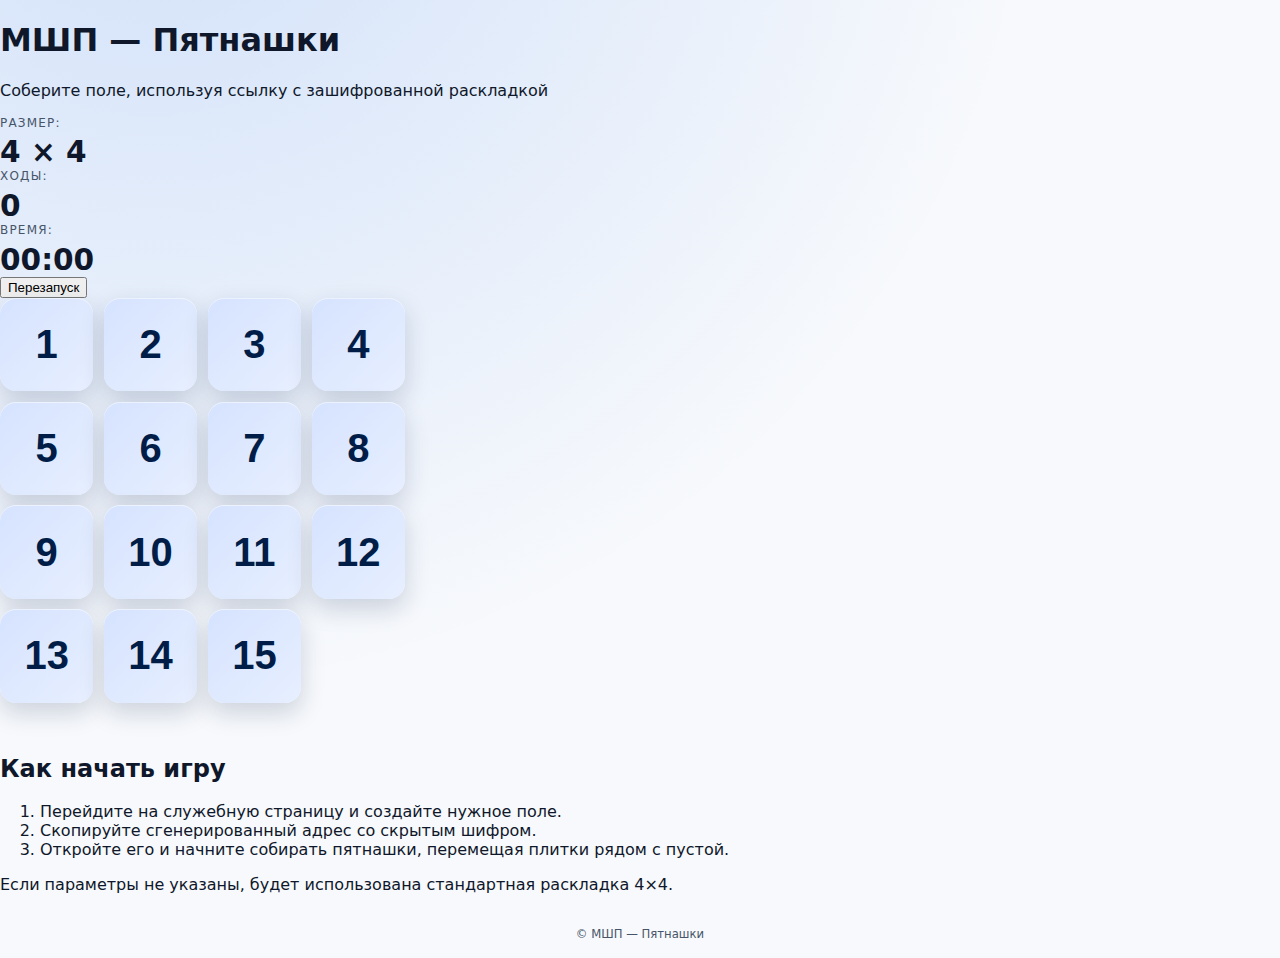
<file: index.html>
<!doctype html>
<html lang="ru">
  <head>
    <meta charset="UTF-8" />
    <meta name="viewport" content="width=device-width, initial-scale=1.0" />
    <title>МШП - Пятнашки</title>
    <link rel="stylesheet" href="styles.css" />
  </head>
  <body>
    <header class="page-header">
      <h1 class="page-title">МШП — Пятнашки</h1>
      <p class="page-subtitle">
        Соберите поле, используя ссылку с зашифрованной раскладкой
      </p>
    </header>
    <main class="page-content">
      <section class="status-panel" aria-live="polite">
        <div class="status-item">
          <span class="status-label">Размер:</span>
          <span id="board-size" class="status-value"></span>
        </div>
        <div class="status-item">
          <span class="status-label">Ходы:</span>
          <span id="move-count" class="status-value">0</span>
        </div>
        <div class="status-item">
          <span class="status-label">Время:</span>
          <span id="timer" class="status-value">00:00</span>
        </div>
        <button id="restart" type="button" class="primary-button">
          Перезапуск
        </button>
      </section>
      <section class="board-wrapper">
        <div
          id="board"
          class="board"
          role="grid"
          aria-label="Игровое поле"
        ></div>
        <p id="message" class="message" role="status" aria-live="assertive"></p>
      </section>
      <section class="help-panel">
        <h2>Как начать игру</h2>
        <ol>
          <li>
            Перейдите на
            <a href="generator/" class="link">служебную страницу</a> и создайте
            нужное поле.
          </li>
          <li>Скопируйте сгенерированный адрес со скрытым шифром.</li>
          <li>
            Откройте его и начните собирать пятнашки, перемещая плитки рядом с
            пустой.
          </li>
        </ol>
        <p>
          Если параметры не указаны, будет использована стандартная раскладка
          4×4.
        </p>
      </section>
    </main>
    <footer class="page-footer">
      <small>© МШП — Пятнашки</small>
    </footer>
    <script type="module" src="scripts/game.js"></script>
  </body>
</html>
</file>
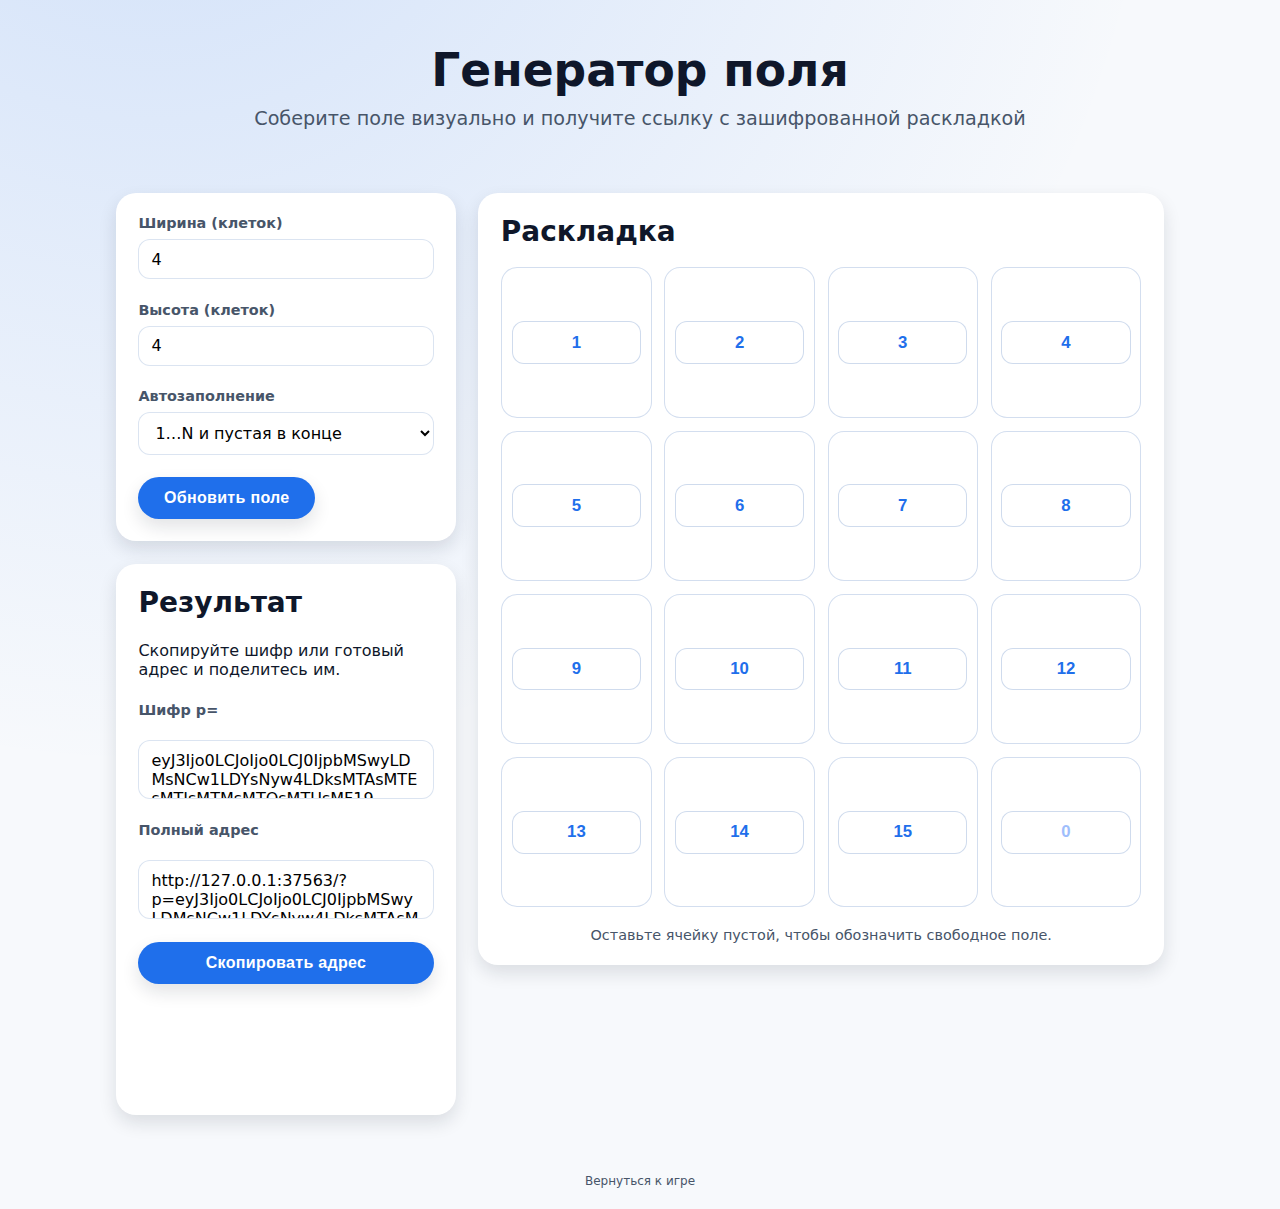
<file: generator/index.html>
<!doctype html>
<html lang="ru">
  <head>
    <meta charset="UTF-8" />
    <meta name="viewport" content="width=device-width, initial-scale=1.0" />
    <title>Генератор поля — МШП Пятнашки</title>
    <link rel="stylesheet" href="../styles.css" />
    <link rel="stylesheet" href="generator.css" />
  </head>
  <body>
    <header class="page-header">
      <h1 class="page-title">Генератор поля</h1>
      <p class="page-subtitle">
        Соберите поле визуально и получите ссылку с зашифрованной раскладкой
      </p>
    </header>
    <main class="page-content generator-layout">
      <section class="generator-controls">
        <div class="control-group">
          <label class="control-label" for="width">Ширина (клеток)</label>
          <input type="number" id="width" min="2" max="8" value="4" />
        </div>
        <div class="control-group">
          <label class="control-label" for="height">Высота (клеток)</label>
          <input type="number" id="height" min="2" max="8" value="4" />
        </div>
        <div class="control-group">
          <label class="control-label" for="autofill">Автозаполнение</label>
          <select id="autofill">
            <option value="sequence" selected>1…N и пустая в конце</option>
            <option value="clear">Очистить поле</option>
          </select>
        </div>
        <button type="button" id="apply" class="primary-button">
          Обновить поле
        </button>
      </section>

      <section class="generator-board">
        <h2>Раскладка</h2>
        <div
          id="preview"
          class="preview"
          role="grid"
          aria-label="Конструктор поля"
        ></div>
        <p class="hint">
          Оставьте ячейку пустой, чтобы обозначить свободное поле.
        </p>
      </section>

      <section class="generator-result">
        <h2>Результат</h2>
        <p>Скопируйте шифр или готовый адрес и поделитесь им.</p>
        <label class="control-label" for="payload">Шифр p=</label>
        <textarea id="payload" readonly rows="2"></textarea>
        <label class="control-label" for="url">Полный адрес</label>
        <textarea id="url" readonly rows="2"></textarea>
        <button type="button" id="copy" class="primary-button">
          Скопировать адрес
        </button>
        <p
          id="validation"
          class="message"
          role="alert"
          aria-live="assertive"
        ></p>
        <p
          id="copy-status"
          class="message"
          role="status"
          aria-live="polite"
        ></p>
      </section>
    </main>
    <footer class="page-footer">
      <small>Вернуться к <a href="../" class="link">игре</a></small>
    </footer>
    <script type="module" src="generator.js"></script>
  </body>
</html>
</file>
<file: styles.css>
:root {
  color-scheme: light;
  font-family: "Roboto", "Segoe UI", system-ui, -apple-system, sans-serif;
  --md-sys-color-primary: #1f6feb;
  --md-sys-color-on-primary: #ffffff;
  --md-sys-color-primary-container: #d6e3ff;
  --md-sys-color-on-primary-container: #001d47;
  --md-sys-color-surface: #f7f9fc;
  --md-sys-color-surface-container: #ffffff;
  --md-sys-color-surface-variant: #dde3ee;
  --md-sys-color-on-surface: #0f172a;
  --md-sys-color-on-surface-variant: #475569;
  --md-sys-color-outline: #c2c9d6;
  --md-sys-shadow: 0 14px 28px rgba(15, 23, 42, 0.16);
  --md-sys-shadow-sm: 0 8px 18px rgba(15, 23, 42, 0.12);
  --md-sys-radius: 20px;
  --md-sys-radius-sm: 16px;
  --app-bar-height: 64px;
  --footer-height: 48px;
}

* {
  box-sizing: border-box;
}

body {
  margin: 0;
  min-height: 100dvh;
  background: radial-gradient(circle at 12% -20%, rgba(31, 111, 235, 0.18), transparent 55%),
    var(--md-sys-color-surface);
  color: var(--md-sys-color-on-surface);
  display: flex;
  flex-direction: column;
  -webkit-font-smoothing: antialiased;
}

a {
  color: inherit;
  text-decoration: none;
}

.app-bar {
  height: var(--app-bar-height);
  display: flex;
  align-items: center;
  background: linear-gradient(90deg, #144eb4, var(--md-sys-color-primary));
  color: var(--md-sys-color-on-primary);
  padding: 0 clamp(1rem, 3vw, 2.5rem);
  box-shadow: 0 10px 24px rgba(20, 78, 180, 0.35);
}

.app-bar__content {
  width: min(1120px, 100%);
  margin: 0 auto;
  display: flex;
  align-items: center;
  justify-content: space-between;
  gap: 1rem;
}

.app-bar__titles {
  display: flex;
  flex-direction: column;
  gap: 0.2rem;
}

.app-bar__overline {
  font-size: 0.75rem;
  letter-spacing: 0.18em;
  text-transform: uppercase;
  opacity: 0.72;
}

.app-bar__title {
  margin: 0;
  font-size: clamp(1.35rem, 2vw, 1.75rem);
  font-weight: 600;
}

.text-button {
  position: relative;
  display: inline-flex;
  align-items: center;
  justify-content: center;
  gap: 0.4rem;
  padding: 0.45rem 0.75rem;
  border-radius: 999px;
  border: none;
  color: inherit;
  font-weight: 500;
  letter-spacing: 0.02em;
  overflow: hidden;
  background: none;
  cursor: pointer;
  font: inherit;
}

.text-button::after {
  content: "";
  position: absolute;
  inset: 0;
  background: rgba(255, 255, 255, 0.15);
  opacity: 0;
  transition: opacity 0.2s ease;
}

.text-button:hover::after {
  opacity: 1;
}

.text-button:focus-visible {
  outline: 3px solid rgba(31, 111, 235, 0.4);
  outline-offset: 2px;
}

.layout {
  flex: 1;
  display: grid;
  gap: clamp(0.85rem, 3vw, 1.35rem);
  padding: clamp(1.1rem, 4vw, 2.2rem);
  width: min(1120px, 100%);
  margin: 0 auto;
  align-content: center;
  justify-items: stretch;
  grid-template-columns: minmax(260px, 320px) minmax(320px, 1fr);
  min-height: calc(100dvh - var(--app-bar-height) - var(--footer-height));
  box-sizing: border-box;
}

.surface {
  background: var(--md-sys-color-surface-container);
  border-radius: var(--md-sys-radius);
  box-shadow: var(--md-sys-shadow);
  padding: clamp(1.15rem, 3vw, 1.6rem);
  display: flex;
  flex-direction: column;
  gap: 1rem;
}

.status-card {
  align-self: center;
  justify-self: stretch;
  gap: 0.85rem;
}

.status-card__title {
  margin: 0;
  font-size: 1rem;
  font-weight: 600;
  color: var(--md-sys-color-on-surface-variant);
  letter-spacing: 0.04em;
  text-transform: uppercase;
}

.status-grid {
  display: grid;
  gap: 0.75rem;
  grid-template-columns: repeat(auto-fit, minmax(120px, 1fr));
}

.status-item {
  display: flex;
  flex-direction: column;
  gap: 0.35rem;
}

.status-label {
  font-size: 0.75rem;
  letter-spacing: 0.1em;
  text-transform: uppercase;
  color: var(--md-sys-color-on-surface-variant);
}

.status-value {
  font-size: clamp(1.4rem, 3vw, 1.85rem);
  font-weight: 600;
}

.filled-button {
  position: relative;
  overflow: hidden;
  align-self: flex-start;
  display: inline-flex;
  align-items: center;
  justify-content: center;
  gap: 0.5rem;
  padding: 0.8rem 1.6rem;
  border: none;
  border-radius: 999px;
  background: var(--md-sys-color-primary);
  color: var(--md-sys-color-on-primary);
  font-weight: 600;
  font-size: 1rem;
  letter-spacing: 0.04em;
  cursor: pointer;
  transition: transform 0.15s ease, box-shadow 0.2s ease;
  box-shadow: var(--md-sys-shadow-sm);
}

.filled-button::after {
  content: "";
  position: absolute;
  inset: 0;
  background: rgba(255, 255, 255, 0.18);
  opacity: 0;
  transition: opacity 0.25s ease;
}

.filled-button:hover {
  transform: translateY(-1px);
  box-shadow: 0 14px 30px rgba(31, 111, 235, 0.25);
}

.filled-button:hover::after {
  opacity: 1;
}

.filled-button:active {
  transform: translateY(0);
  box-shadow: 0 8px 18px rgba(31, 111, 235, 0.2);
}

.board-card {
  align-items: center;
  justify-content: center;
  gap: 0.85rem;
  padding: clamp(0.95rem, 3vw, 1.6rem);
}

.board {
  display: grid;
  gap: clamp(0.35rem, 2vw, 0.65rem);
  width: 100%;
  max-width: clamp(260px, 45vmin, 480px);
  max-height: clamp(260px, 45vmin, 480px);
}

.tile {
  display: grid;
  place-items: center;
  background: linear-gradient(135deg, var(--md-sys-color-primary-container), #e7efff);
  color: var(--md-sys-color-on-primary-container);
  font-weight: 700;
  font-size: clamp(1.5rem, 6vw, 2.5rem);
  border: none;
  border-radius: var(--md-sys-radius-sm);
  box-shadow: inset 0 1px 0 rgba(255, 255, 255, 0.5), 0 10px 24px rgba(17, 38, 79, 0.18);
  cursor: pointer;
  transition: transform 0.12s ease, box-shadow 0.18s ease;
}

.tile:hover {
  transform: translateY(-3px);
  box-shadow: 0 18px 36px rgba(17, 38, 79, 0.24);
}

.tile:focus-visible {
  outline: 3px solid rgba(31, 111, 235, 0.8);
  outline-offset: 3px;
}

.tile.empty {
  visibility: hidden;
}

.message {
  min-height: 2rem;
  margin: 0;
  text-align: center;
  font-weight: 500;
  color: var(--md-sys-color-on-surface-variant);
  transition: opacity 0.2s ease;
}

.message-win {
  background: linear-gradient(135deg, rgba(31, 111, 235, 0.15), rgba(20, 78, 180, 0.15));
  color: var(--md-sys-color-primary);
  padding: 0.75rem 1.25rem;
  border-radius: 999px;
  box-shadow: 0 16px 32px rgba(31, 111, 235, 0.22);
  animation: message-pop 0.6s ease;
}

@keyframes message-pop {
  0% {
    opacity: 0;
    transform: scale(0.85);
  }
  60% {
    opacity: 1;
    transform: scale(1.05);
  }
  100% {
    opacity: 1;
    transform: scale(1);
  }
}

.page-footer {
  height: var(--footer-height);
  display: flex;
  align-items: center;
  justify-content: center;
  color: var(--md-sys-color-on-surface-variant);
  font-size: 0.875rem;
}

.icon-button {
  border: none;
  background: none;
  color: inherit;
  font: inherit;
  display: inline-flex;
  align-items: center;
  justify-content: center;
  width: 36px;
  height: 36px;
  border-radius: 999px;
  cursor: pointer;
}

.icon-button:hover {
  background: rgba(31, 111, 235, 0.16);
}

.icon-button:focus-visible {
  outline: 3px solid rgba(31, 111, 235, 0.4);
  outline-offset: 2px;
}

.outlined-button {
  position: relative;
  display: inline-flex;
  align-items: center;
  justify-content: center;
  gap: 0.4rem;
  padding: 0.6rem 1.2rem;
  border-radius: 999px;
  border: 1px solid var(--md-sys-color-outline);
  background: var(--md-sys-color-surface-container);
  color: inherit;
  font-weight: 600;
  letter-spacing: 0.02em;
  cursor: pointer;
  transition: border-color 0.2s ease, box-shadow 0.2s ease;
}

.outlined-button:hover {
  border-color: rgba(31, 111, 235, 0.6);
  box-shadow: var(--md-sys-shadow-sm);
}

.outlined-button:focus-visible {
  outline: 3px solid rgba(31, 111, 235, 0.35);
  outline-offset: 2px;
}

body[data-modal-open="true"] {
  overflow: hidden;
}

.modal {
  position: fixed;
  inset: 0;
  display: grid;
  place-items: center;
  padding: 1.5rem;
  background: rgba(15, 23, 42, 0.45);
  opacity: 0;
  pointer-events: none;
  transition: opacity 0.2s ease;
  z-index: 1000;
}

.modal[data-open="true"] {
  opacity: 1;
  pointer-events: auto;
}

.modal__backdrop {
  position: absolute;
  inset: 0;
}

.modal__dialog {
  position: relative;
  background: var(--md-sys-color-surface-container);
  color: var(--md-sys-color-on-surface);
  border-radius: var(--md-sys-radius);
  box-shadow: 0 30px 60px rgba(15, 23, 42, 0.28);
  width: min(640px, 100%);
  max-height: min(90dvh, 720px);
  display: flex;
  flex-direction: column;
}

.modal__header {
  display: flex;
  align-items: center;
  justify-content: space-between;
  padding: 1.25rem 1.5rem 0.5rem;
  gap: 1rem;
}

.modal__header h2 {
  margin: 0;
  font-size: 1.25rem;
  font-weight: 600;
}

.modal__content {
  display: flex;
  flex-direction: column;
  gap: 1rem;
  padding: 0 1.5rem 1.5rem;
  overflow-y: auto;
}

.field-grid {
  display: grid;
  grid-template-columns: repeat(2, minmax(140px, 1fr));
  gap: 1rem;
}

.field {
  display: flex;
  flex-direction: column;
  gap: 0.4rem;
}

.field--full {
  grid-column: span 2;
}

.field__label {
  font-size: 0.75rem;
  letter-spacing: 0.1em;
  text-transform: uppercase;
  color: var(--md-sys-color-on-surface-variant);
}

.field input,
.field select {
  width: 100%;
  padding: 0.65rem 0.75rem;
  border-radius: 12px;
  border: 1px solid var(--md-sys-color-outline);
  font: inherit;
  background: var(--md-sys-color-surface);
  color: inherit;
}

.field input:focus-visible,
.field select:focus-visible {
  outline: 3px solid rgba(31, 111, 235, 0.35);
  outline-offset: 2px;
}

.settings-controls {
  display: flex;
  justify-content: flex-end;
}

.settings-grid {
  --columns: 4;
  display: grid;
  gap: 0.6rem;
  grid-template-columns: repeat(var(--columns), minmax(48px, 1fr));
}

.settings-grid input {
  width: 100%;
  padding: 0.75rem 0.5rem;
  text-align: center;
  font: inherit;
  font-weight: 600;
  border-radius: 12px;
  border: 1px solid var(--md-sys-color-outline);
  background: var(--md-sys-color-surface);
  box-shadow: inset 0 1px 0 rgba(255, 255, 255, 0.5);
}

.settings-grid input:focus-visible {
  outline: 3px solid rgba(31, 111, 235, 0.45);
  outline-offset: 2px;
}

.modal__status {
  min-height: 1.25rem;
  margin: 0;
  font-size: 0.9rem;
  color: var(--md-sys-color-on-surface-variant);
}

.modal__status[data-state="error"] {
  color: #b3261e;
}

.modal__status[data-state="info"] {
  color: var(--md-sys-color-primary);
}

.modal__actions {
  display: flex;
  justify-content: flex-end;
  gap: 0.75rem;
}

.modal__actions .filled-button {
  min-width: 140px;
}

@media (max-width: 960px) {
  .layout {
    grid-template-columns: minmax(260px, 1fr);
    align-content: start;
    padding-top: clamp(1rem, 6vw, 2rem);
  }

  .status-card {
    align-self: stretch;
  }

  .board-card {
    justify-self: center;
  }

  .board {
    max-width: clamp(240px, 62vmin, 420px);
    max-height: clamp(240px, 62vmin, 420px);
  }
}

@media (max-width: 600px) {
  .app-bar {
    height: 56px;
  }

  .layout {
    gap: 1rem;
    padding: 1rem;
  }

  .surface {
    padding: 1rem;
    border-radius: 16px;
  }

  .filled-button {
    width: 100%;
  }

  .modal {
    padding: 1rem;
  }

  .modal__header,
  .modal__content {
    padding-left: 1rem;
    padding-right: 1rem;
  }

  .field-grid {
    grid-template-columns: minmax(140px, 1fr);
  }

  .field--full {
    grid-column: span 1;
  }
}
</file>
<file: generator/generator.css>
:root {
  --gap: clamp(0.9rem, 2.6vw, 1.4rem);
  --layout-width: 1120px;
  --surface: var(--md-sys-color-surface-container, #ffffff);
  --border-radius: var(--md-sys-radius, 18px);
  --shadow: var(--md-sys-shadow-sm, 0 12px 24px rgba(15, 23, 42, 0.12));
  --accent: var(--md-sys-color-primary, #1f6feb);
  --primary: var(--md-sys-color-primary, #1f6feb);
  --primary-light: #9fbefc;
  --muted: var(--md-sys-color-on-surface-variant, #475569);
}

.page-header,
.page-content,
.page-footer {
  width: min(var(--layout-width), 100%);
  margin: 0 auto;
  padding-inline: clamp(1rem, 4vw, 2.25rem);
}

.page-header {
  display: grid;
  gap: 0.65rem;
  padding-block: clamp(1.5rem, 5vw, 2.75rem) clamp(0.75rem, 3vw, 1.5rem);
  text-align: center;
}

.page-title {
  margin: 0;
  font-size: clamp(2rem, 5vw, 2.85rem);
  font-weight: 700;
}

.page-subtitle {
  margin: 0;
  color: var(--muted);
  font-size: clamp(1rem, 2.8vw, 1.2rem);
}


.page-content {
  display: grid;
  gap: var(--gap);
  padding-block: clamp(1.2rem, 5vh, 2.4rem);
  flex: 1;
  align-content: flex-start;
}

.generator-layout {
  grid-template-columns: repeat(auto-fit, minmax(260px, 1fr));
  align-items: stretch;
}

@media (min-width: 880px) {
  .generator-layout {
    grid-template-columns: minmax(300px, 340px) minmax(460px, 1fr);
    grid-template-areas:
      "controls board"
      "result board";
    grid-template-rows: auto auto;
    align-items: start;
    min-height: unset;
  }

  .generator-controls {
    grid-area: controls;
  }

  .generator-board {
    grid-area: board;
  }

  .generator-result {
    grid-area: result;
  }

  .generator-controls,
  .generator-result {
    justify-content: space-between;
  }
}

.generator-controls,
.generator-board,
.generator-result {
  background: var(--surface);
  border-radius: var(--border-radius);
  padding: var(--gap);
  box-shadow: var(--shadow);
  display: flex;
  flex-direction: column;
  gap: var(--gap);
}

.generator-controls,
.generator-result {
  align-items: stretch;
  justify-content: flex-start;
}

.generator-controls .primary-button {
  align-self: flex-start;
}

.generator-actions {
  display: flex;
  justify-content: flex-start;
  margin-top: auto;
}

.generator-actions .primary-button {
  width: min(220px, 100%);
}

.generator-board {
  gap: clamp(0.75rem, 2vw, 1.2rem);
}

.generator-board-header {
  display: flex;
  flex-direction: column;
  gap: 0.4rem;
  align-items: center;
  text-align: center;
}

.generator-board h2,
.generator-result h2 {
  margin: 0;
  font-size: clamp(1.25rem, 2.4vw, 1.75rem);
  font-weight: 600;
}

.generator-result p {
  margin: 0;
}

.message {
  margin: 0;
  text-align: center;
  font-size: 0.9rem;
}

.generator-result textarea {
  resize: none;
  min-height: 3.1rem;
}

.generator-result-actions {
  display: grid;
  gap: clamp(0.75rem, 2vw, 1rem);
  grid-template-columns: repeat(auto-fit, minmax(180px, 1fr));
  margin-top: auto;
}

.generator-result-actions .primary-button {
  width: 100%;
}

.primary-button {
  display: inline-flex;
  align-items: center;
  justify-content: center;
  gap: 0.4rem;
  border: none;
  border-radius: 999px;
  padding: 0.75rem 1.6rem;
  background: var(--primary);
  color: #fff;
  font-size: 1rem;
  font-weight: 600;
  letter-spacing: 0.02em;
  cursor: pointer;
  transition: transform 0.18s ease, box-shadow 0.2s ease, background 0.2s ease;
  box-shadow: var(--shadow);
}

.primary-button:hover {
  transform: translateY(-1px);
  box-shadow: 0 16px 32px rgba(31, 111, 235, 0.25);
}

.primary-button:active {
  transform: translateY(0);
  box-shadow: 0 10px 22px rgba(31, 111, 235, 0.18);
}

.primary-button:focus-visible {
  outline: 3px solid rgba(31, 111, 235, 0.45);
  outline-offset: 3px;
}

.control-group {
  display: grid;
  gap: 0.5rem;
}

.control-label {
  font-size: 0.9rem;
  font-weight: 600;
  color: var(--muted);
}

input[type="number"],
select,
textarea {
  width: 100%;
  padding: 0.6rem 0.75rem;
  border-radius: 0.75rem;
  border: 1px solid rgba(13, 74, 164, 0.15);
  font: inherit;
  background: rgba(255, 255, 255, 0.9);
  transition:
    border-color 0.2s ease,
    box-shadow 0.2s ease;
}

input[type="number"]:focus,
select:focus,
textarea:focus {
  outline: none;
  border-color: var(--primary);
  box-shadow: 0 0 0 4px rgba(29, 111, 230, 0.15);
}

.preview-scroller {
  display: flex;
  justify-content: center;
  align-items: stretch;
  overflow-x: auto;
  overflow-y: hidden;
  padding: clamp(0.75rem, 2vh, 1.4rem);
  border-radius: calc(var(--border-radius) - 6px);
  background: linear-gradient(
    180deg,
    rgba(31, 111, 235, 0.08),
    rgba(31, 111, 235, 0.02)
  );
}

.preview {
  display: grid;
  grid-template-columns: repeat(var(--columns, 4), minmax(0, 1fr));
  grid-auto-rows: 1fr;
  gap: clamp(0.4rem, 1.2vw, 0.8rem);
  width: min(100%, clamp(340px, 58vw, 640px));
  margin-inline: auto;
}

.preview[data-mode="images"] {
  width: min(100%, clamp(400px, 62vw, 760px));
}

.preview-cell {
  display: flex;
  flex-direction: column;
  gap: clamp(0.25rem, 1vw, 0.35rem);
  padding: clamp(0.45rem, 1.6vw, 0.6rem);
  border-radius: 1rem;
  border: 1px solid rgba(13, 74, 164, 0.18);
  background: rgba(255, 255, 255, 0.92);
  box-shadow: inset 0 1px 0 rgba(255, 255, 255, 0.6);
  transition: box-shadow 0.2s ease, transform 0.15s ease;
  aspect-ratio: 1;
  min-width: 0;
  min-height: 0;
  align-items: stretch;
  justify-content: center;
}

.preview[data-mode="images"] .preview-cell {
  justify-content: space-between;
}

.preview-cell[data-has-background="true"] {
  color: #fff;
  background-size: contain;
  background-position: center;
  background-repeat: no-repeat;
  box-shadow: inset 0 1px 0 rgba(255, 255, 255, 0.35),
    0 10px 22px rgba(12, 24, 48, 0.28);
}

.preview-cell input {
  border-radius: 0.75rem;
  border: 1px solid rgba(13, 74, 164, 0.2);
  padding: clamp(0.45rem, 1.8vw, 0.65rem);
  text-align: center;
  font-size: clamp(0.95rem, 2.4vw, 1.05rem);
  font-weight: 600;
  color: var(--accent);
  background: rgba(255, 255, 255, 0.85);
  box-shadow: inset 0 1px 0 rgba(255, 255, 255, 0.8);
  width: 100%;
  min-width: 0;
  flex: 0 1 auto;
  min-height: 0;
}

.preview[data-mode="images"] .preview-cell input {
  flex: 1 1 auto;
}

.preview-cell input::placeholder {
  color: var(--primary-light);
}

.preview-cell[data-has-background="true"] input {
  background: rgba(0, 0, 0, 0.4);
  border-color: rgba(255, 255, 255, 0.45);
  color: #fff;
}

.preview-cell[data-has-background="true"] input::placeholder {
  color: rgba(255, 255, 255, 0.7);
}

.preview-background-select {
  width: 100%;
  border-radius: 0.75rem;
  border: 1px solid rgba(13, 74, 164, 0.2);
  padding: clamp(0.35rem, 1.5vw, 0.5rem) clamp(0.4rem, 1.6vw, 0.55rem);
  font-size: clamp(0.8rem, 2vw, 0.9rem);
  font-family: inherit;
  background: rgba(255, 255, 255, 0.9);
  color: inherit;
  flex: 0 0 auto;
}

.preview-cell[data-has-background="true"] .preview-background-select {
  background: rgba(0, 0, 0, 0.4);
  border-color: rgba(255, 255, 255, 0.45);
  color: #fff;
}

.hint {
  margin: 0;
  font-size: 0.9rem;
  color: var(--muted);
}

.generator-board .hint {
  text-align: center;
}

.page-footer {
  padding-block: clamp(1rem, 4vw, 1.75rem);
  text-align: center;
  color: var(--muted);
  font-size: 0.9rem;
}

.message[data-state="error"] {
  color: #d63939;
}

.message[data-state="info"] {
  color: var(--muted);
}

@media (max-width: 720px) {
  .page-content {
    align-content: start;
  }

  .generator-result-actions {
    grid-template-columns: 1fr;
  }

  .generator-actions .primary-button {
    width: 100%;
  }

  .preview {
    max-height: clamp(280px, 60vw, 420px);
  }

  .preview[data-mode="images"] {
    max-height: clamp(320px, 72vw, 520px);
  }
}
</file>
